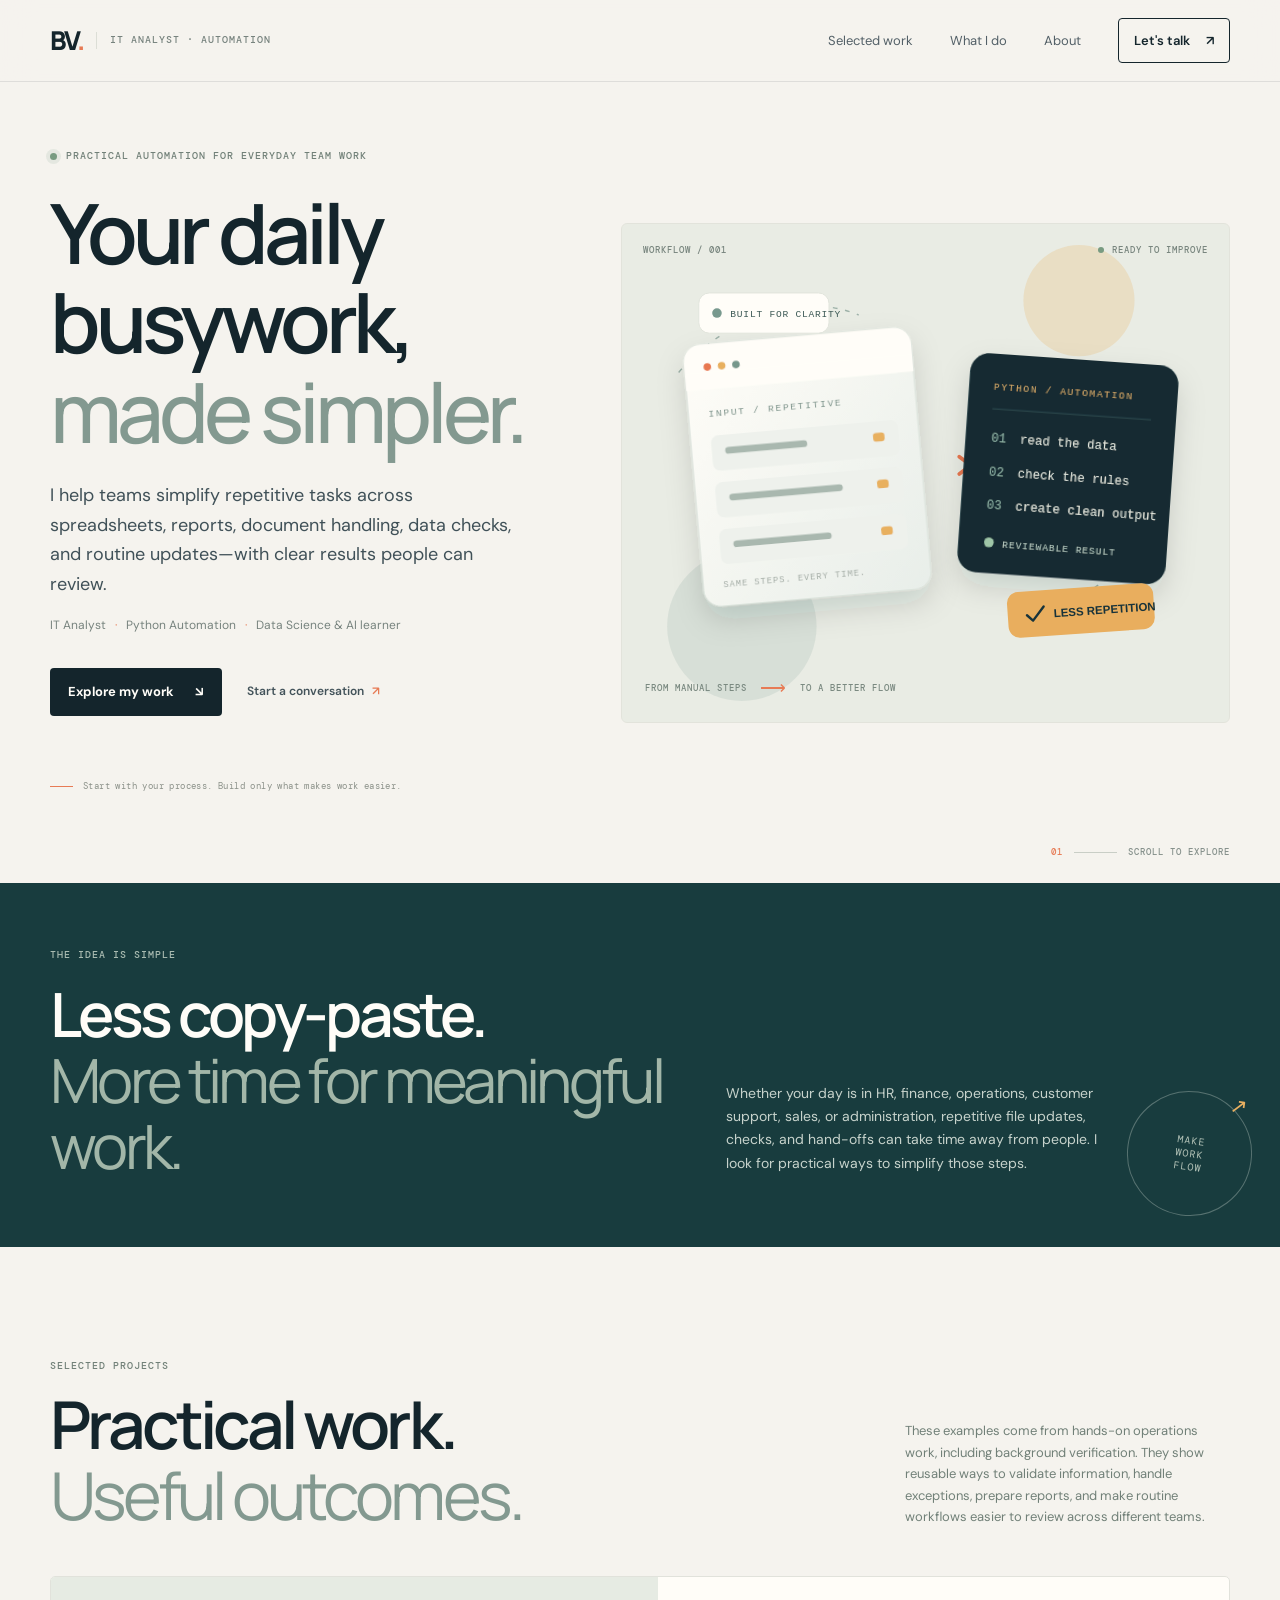
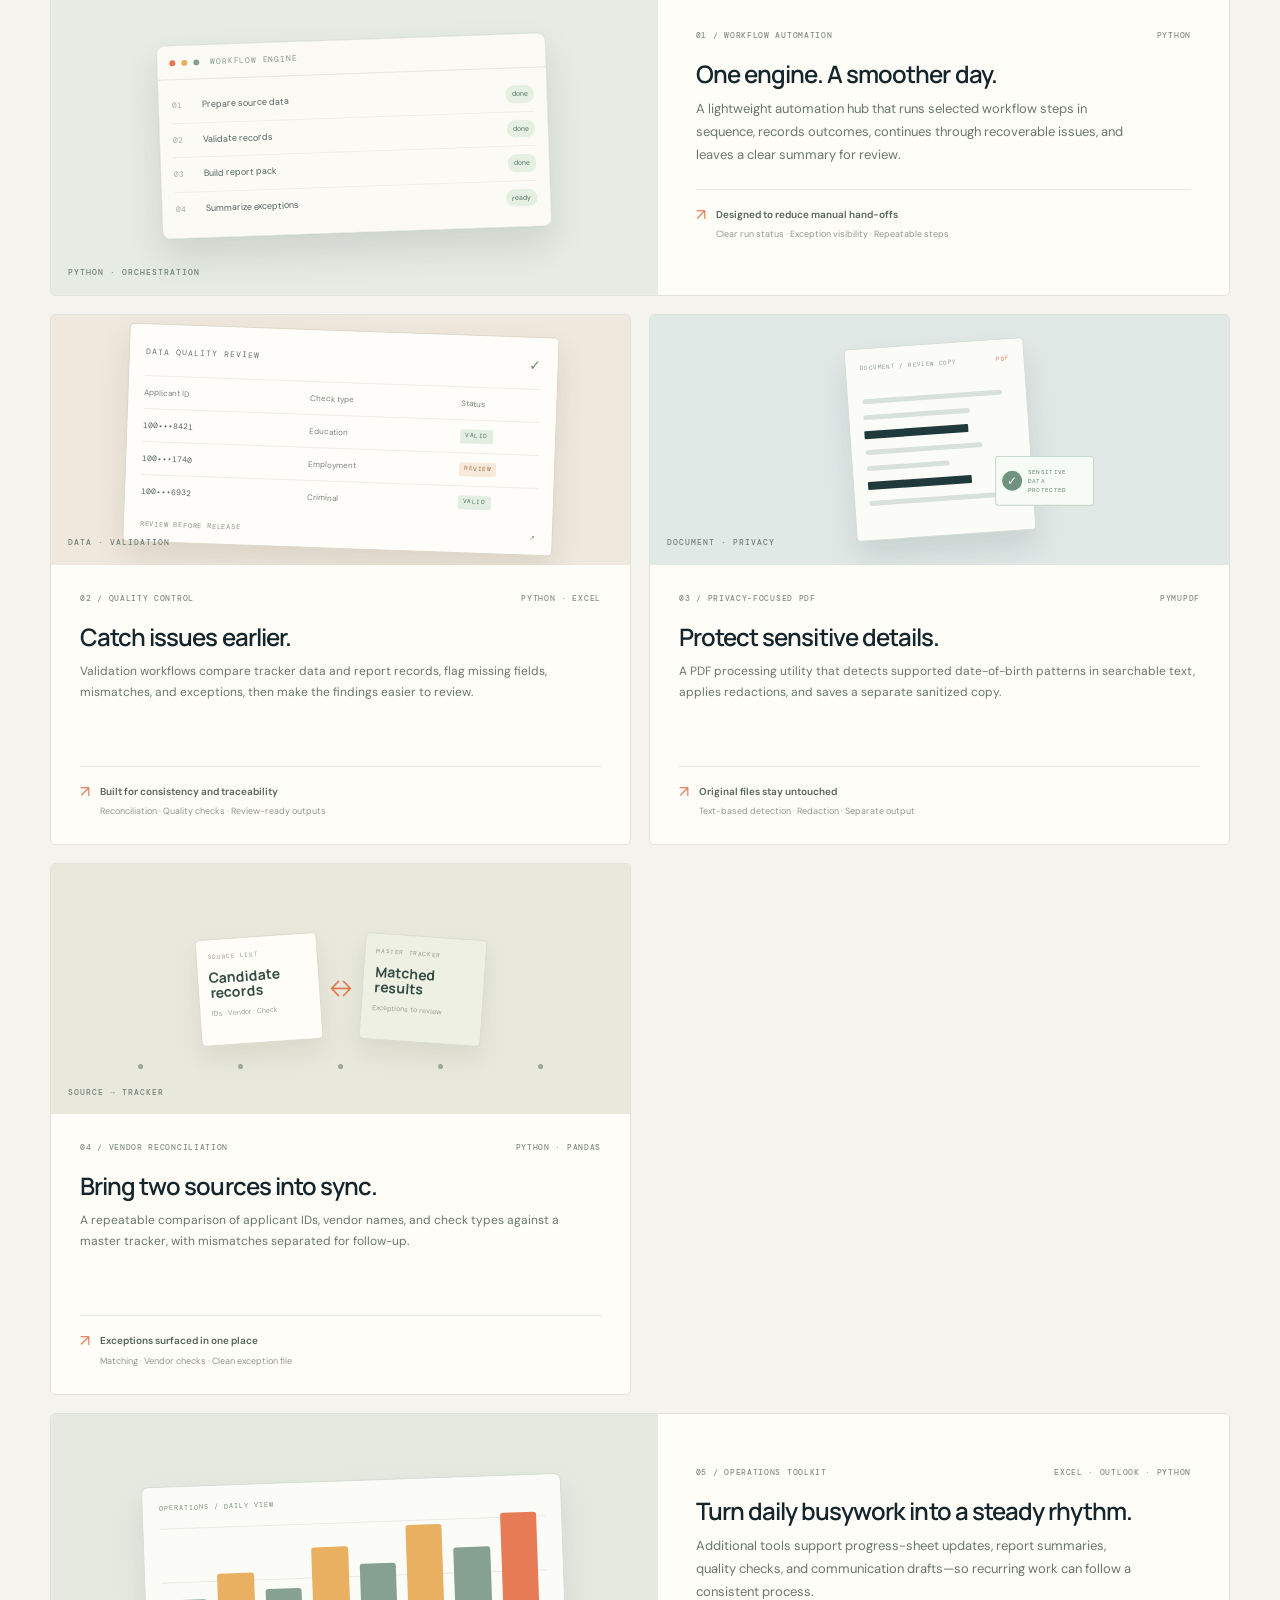
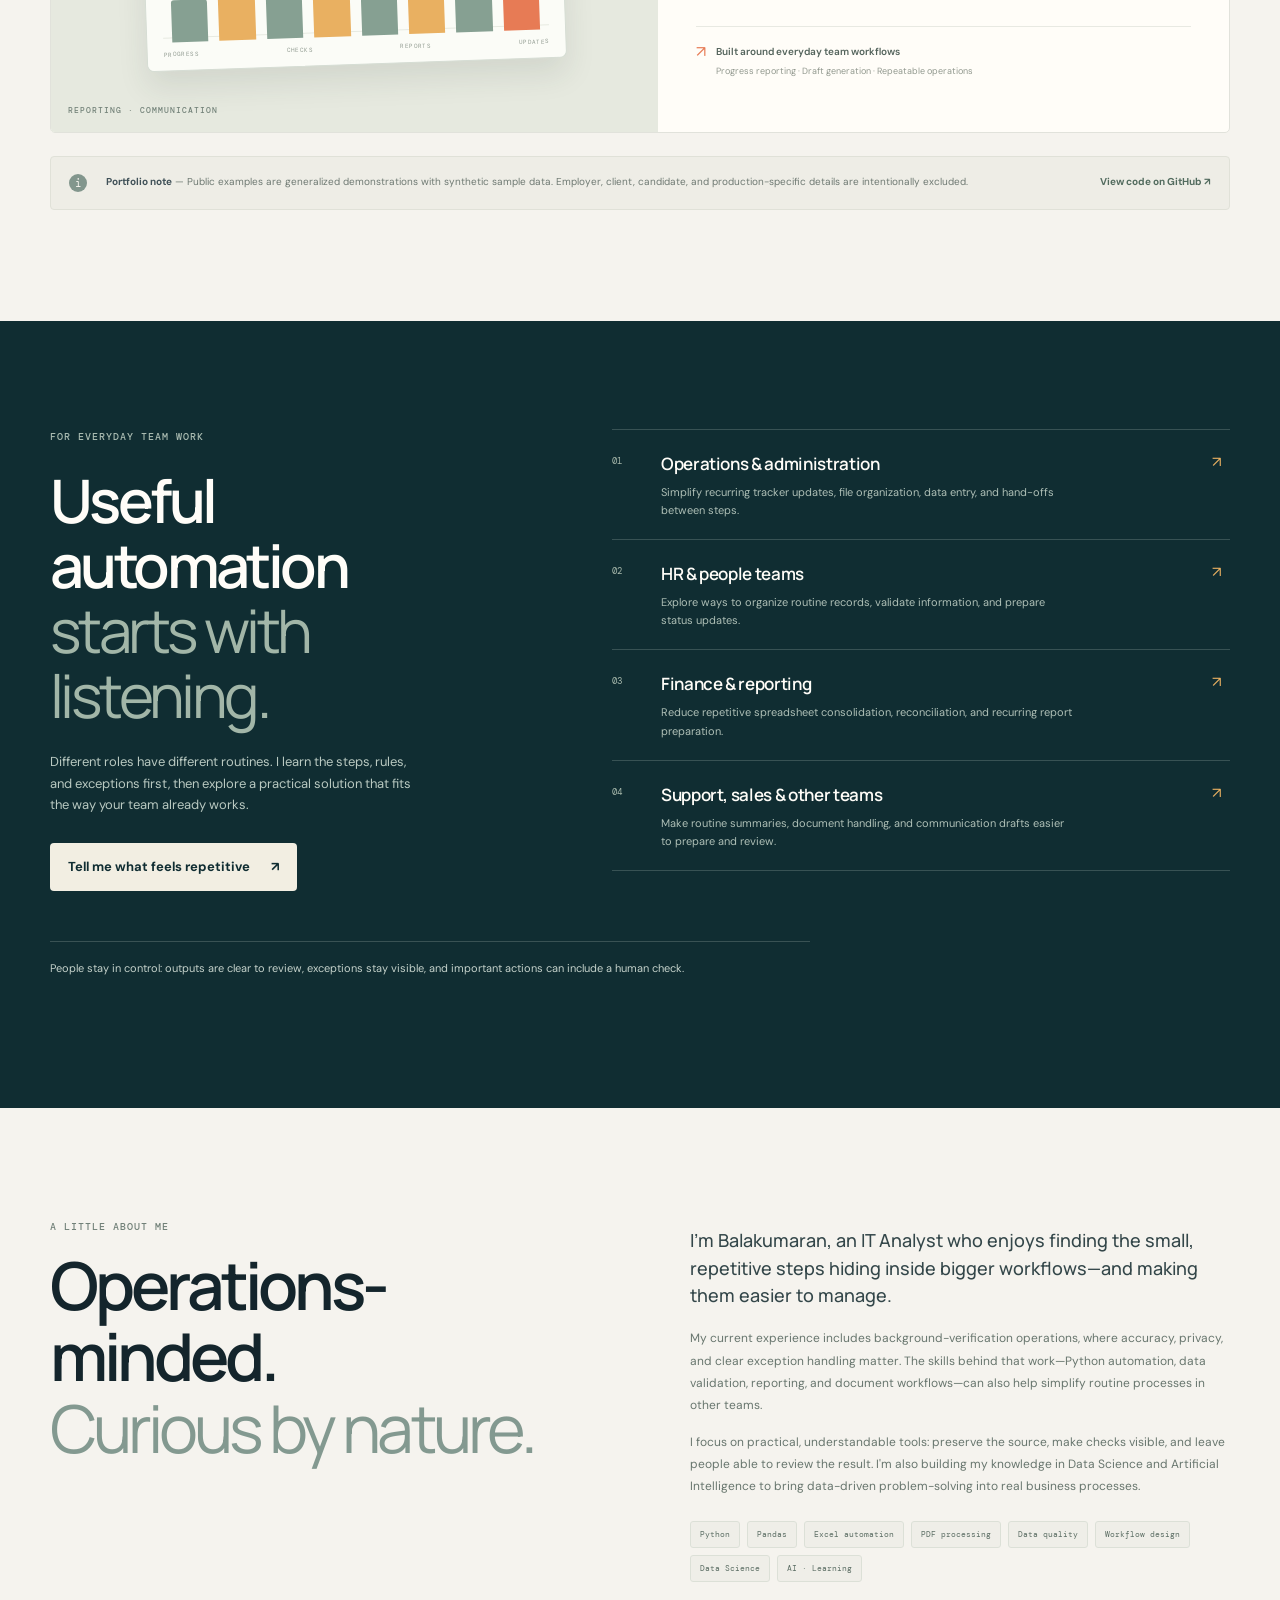
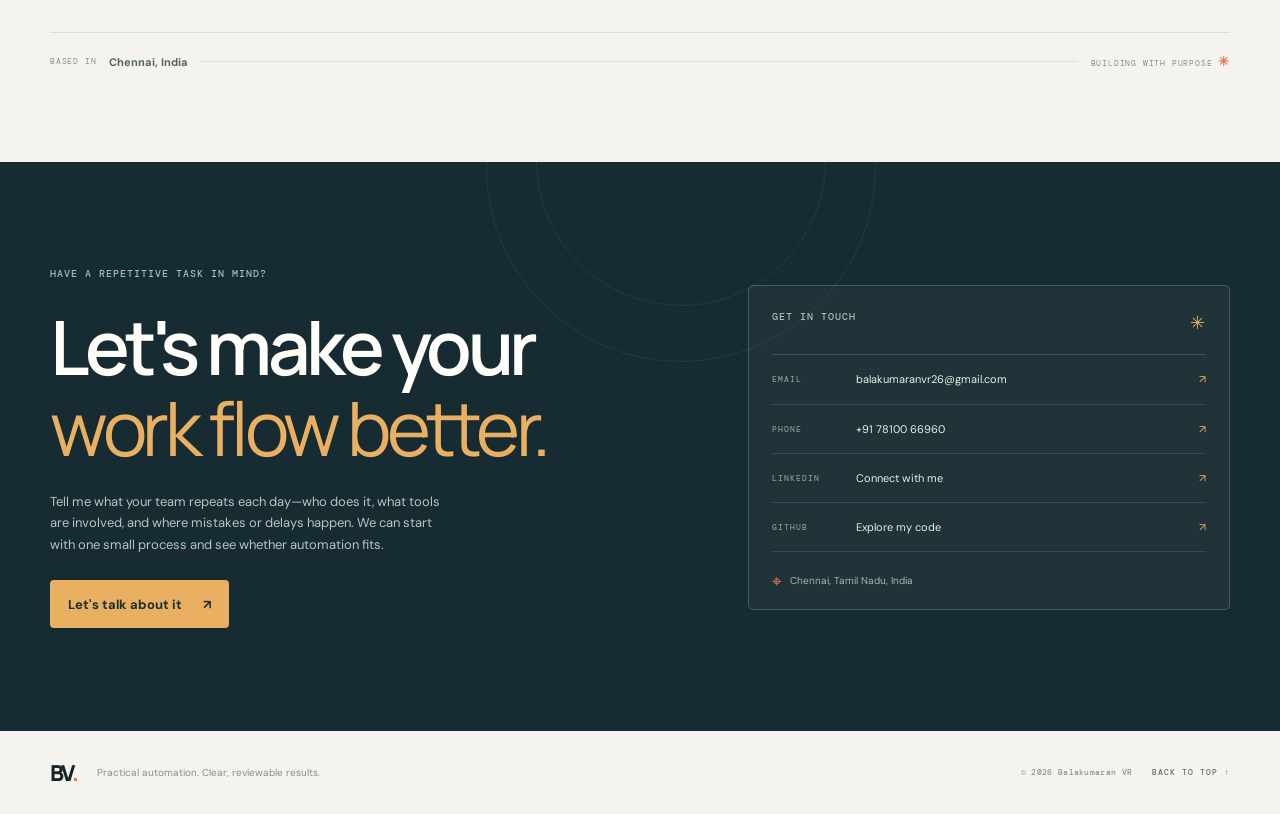
<file: website/index.html>
<!doctype html>
<html lang="en">
<head>
  <meta charset="utf-8">
  <meta name="viewport" content="width=device-width, initial-scale=1">
  <meta name="theme-color" content="#f5f3ee">
  <meta name="description" content="Balakumaran VR helps teams simplify repetitive daily work with practical Python automation, data validation, reporting, and document workflows.">
  <meta property="og:title" content="Balakumaran VR — Practical Automation, Made Simple">
  <meta property="og:description" content="Practical automation for repetitive work across teams—from spreadsheets and reports to document handling and routine updates.">
  <meta property="og:type" content="website">
  <title>Balakumaran VR | Automation that makes work simpler</title>
  <link rel="preconnect" href="https://fonts.googleapis.com">
  <link rel="preconnect" href="https://fonts.gstatic.com" crossorigin>
  <link href="https://fonts.googleapis.com/css2?family=DM+Mono:wght@400;500&family=DM+Sans:wght@400;500;600;700&family=Manrope:wght@400;500;600;700;800&display=swap" rel="stylesheet">
  <link rel="stylesheet" href="styles.css">
</head>
<body>
  <a class="skip-link" href="#main">Skip to content</a>
  <header class="site-header">
    <a class="brand" href="#top" aria-label="Balakumaran VR home"><span class="brand-mark">BV<span>.</span></span><span class="brand-caption">IT ANALYST · AUTOMATION</span></a>
    <button class="menu-toggle" aria-label="Open navigation" aria-expanded="false" aria-controls="site-nav"><span></span><span></span></button>
    <nav id="site-nav" class="site-nav" aria-label="Main navigation">
      <a href="#work">Selected work</a>
      <a href="#approach">What I do</a>
      <a href="#about">About</a>
      <a class="nav-cta" href="#contact">Let's talk <span aria-hidden="true">↗</span></a>
    </nav>
  </header>

  <main id="main">
    <section class="hero section-wrap" id="top">
      <div class="hero-copy">
        <div class="eyebrow"><span class="status-dot"></span> PRACTICAL AUTOMATION FOR EVERYDAY TEAM WORK</div>
        <h1>Your daily busywork,<br><span class="headline-accent">made simpler.</span></h1>
        <p class="hero-subtitle">I help teams simplify repetitive tasks across spreadsheets, reports, document handling, data checks, and routine updates—with clear results people can review.</p>
        <p class="hero-role">IT Analyst <span>·</span> Python Automation <span>·</span> Data Science &amp; AI learner</p>
        <div class="hero-actions">
          <a class="button button-dark" href="#work">Explore my work <span aria-hidden="true">↘</span></a>
          <a class="text-link" href="mailto:balakumaranvr26@gmail.com">Start a conversation <span aria-hidden="true">↗</span></a>
        </div>
        <div class="hero-footnote"><span class="tiny-line"></span> Start with your process. Build only what makes work easier.</div>
      </div>

      <div class="hero-art" role="img" aria-label="Illustration of information moving through a Python automation workflow into a clear, checked result">
        <div class="art-topline"><span>WORKFLOW / 001</span><span class="art-live"><i></i> READY TO IMPROVE</span></div>
        <svg class="workflow-svg" viewBox="0 0 620 520" xmlns="http://www.w3.org/2000/svg" aria-hidden="true">
          <defs>
            <linearGradient id="panel" x1="0" y1="0" x2="1" y2="1"><stop stop-color="#fffdf8"/><stop offset="1" stop-color="#e8eee9"/></linearGradient>
            <linearGradient id="flow" x1="0" y1="0" x2="1" y2="0"><stop stop-color="#f4a261"/><stop offset="1" stop-color="#e87850"/></linearGradient>
            <filter id="shadow" x="-30%" y="-30%" width="160%" height="180%"><feDropShadow dx="0" dy="14" stdDeviation="15" flood-color="#10212c" flood-opacity=".14"/></filter>
          </defs>
          <circle cx="470" cy="80" r="58" fill="#e8b05e" opacity=".24"/>
          <circle cx="118" cy="420" r="78" fill="#72968d" opacity=".15"/>
          <path d="M52 155C108 91 186 72 240 95M413 405c50-4 88-29 123-72" fill="none" stroke="#9eb2a9" stroke-width="1.5" stroke-dasharray="5 8"/>
          <g filter="url(#shadow)" transform="rotate(-5 205 248)">
            <rect x="67" y="115" width="238" height="274" rx="18" fill="url(#panel)" stroke="#dce4dd"/>
            <rect x="67" y="115" width="238" height="47" rx="18" fill="#fffdf8"/>
            <path d="M67 145v17h238v-17" fill="#fffdf8"/>
            <circle cx="91" cy="139" r="4" fill="#e87850"/><circle cx="106" cy="139" r="4" fill="#e8b05e"/><circle cx="121" cy="139" r="4" fill="#76978b"/>
            <text x="88" y="191" fill="#789087" font-size="10" font-family="monospace" letter-spacing="1.8">INPUT / REPETITIVE</text>
            <rect x="88" y="211" width="196" height="37" rx="8" fill="#eef1ec"/>
            <rect x="102" y="224" width="86" height="7" rx="3.5" fill="#a9b8af"/><rect x="257" y="223" width="12" height="9" rx="3" fill="#e8b05e"/>
            <rect x="88" y="260" width="196" height="37" rx="8" fill="#eef1ec"/>
            <rect x="102" y="273" width="119" height="7" rx="3.5" fill="#a9b8af"/><rect x="257" y="272" width="12" height="9" rx="3" fill="#e8b05e"/>
            <rect x="88" y="309" width="196" height="37" rx="8" fill="#eef1ec"/>
            <rect x="102" y="322" width="103" height="7" rx="3.5" fill="#a9b8af"/><rect x="257" y="321" width="12" height="9" rx="3" fill="#e8b05e"/>
            <text x="88" y="370" fill="#a1aaa3" font-size="9" font-family="monospace" letter-spacing="1.1">SAME STEPS. EVERY TIME.</text>
          </g>
          <path d="M291 252h66" stroke="url(#flow)" stroke-width="4" stroke-linecap="round"/><path d="m345 243 12 9-12 9" fill="none" stroke="#e87850" stroke-width="4" stroke-linecap="round" stroke-linejoin="round"/>
          <g filter="url(#shadow)" transform="rotate(4 444 248)">
            <rect x="350" y="140" width="218" height="229" rx="20" fill="#142b33"/>
            <text x="376" y="177" fill="#d5aa69" font-size="10" font-family="monospace" letter-spacing="1.7">PYTHON / AUTOMATION</text>
            <rect x="376" y="197" width="166" height="1" fill="#3d5559"/>
            <text x="377" y="232" fill="#8eb2a5" font-size="13" font-family="monospace">01</text><text x="407" y="232" fill="#e8ece3" font-size="13" font-family="monospace">read the data</text>
            <text x="377" y="267" fill="#8eb2a5" font-size="13" font-family="monospace">02</text><text x="407" y="267" fill="#e8ece3" font-size="13" font-family="monospace">check the rules</text>
            <text x="377" y="302" fill="#8eb2a5" font-size="13" font-family="monospace">03</text><text x="407" y="302" fill="#e8ece3" font-size="13" font-family="monospace">create clean output</text>
            <circle cx="382" cy="337" r="5" fill="#9fc6a8"/><text x="396" y="341" fill="#bdd1c6" font-size="10" font-family="monospace" letter-spacing="1">REVIEWABLE RESULT</text>
          </g>
          <g transform="translate(394 385) rotate(-4)"><rect width="153" height="48" rx="12" fill="#e9ae5e"/><path d="M20 25l6 6 12-14" fill="none" stroke="#18333a" stroke-width="2.5" stroke-linecap="round" stroke-linejoin="round"/><text x="48" y="29" fill="#18333a" font-size="12" font-weight="700" font-family="sans-serif">LESS REPETITION</text></g>
          <g transform="translate(73 72)"><rect width="136" height="42" rx="11" fill="#fffdf8" stroke="#e1e4dc"/><circle cx="19" cy="21" r="5" fill="#78998e"/><text x="33" y="25" fill="#3d5955" font-size="10" font-family="monospace" letter-spacing=".8">BUILT FOR CLARITY</text></g>
        </svg>
        <div class="art-caption"><span>FROM MANUAL STEPS</span><span class="caption-arrow">⟶</span><span>TO A BETTER FLOW</span></div>
      </div>
      <div class="hero-index"><span>01</span><span class="index-rule"></span><span>SCROLL TO EXPLORE</span></div>
    </section>

    <section class="intro-band">
      <div class="section-wrap intro-inner">
        <p class="eyebrow light-eyebrow">THE IDEA IS SIMPLE</p>
        <h2>Less copy-paste.<br><span>More time for meaningful work.</span></h2>
        <p>Whether your day is in HR, finance, operations, customer support, sales, or administration, repetitive file updates, checks, and hand-offs can take time away from people. I look for practical ways to simplify those steps.</p>
        <div class="band-stamp" aria-hidden="true">MAKE<br>WORK<br>FLOW<span>↗</span></div>
      </div>
    </section>

    <section class="work-section section-wrap" id="work">
      <div class="section-heading">
        <div><p class="eyebrow">SELECTED PROJECTS</p><h2>Practical work.<br><span>Useful outcomes.</span></h2></div>
        <p class="section-side-copy">These examples come from hands-on operations work, including background verification. They show reusable ways to validate information, handle exceptions, prepare reports, and make routine workflows easier to review across different teams.</p>
      </div>
      <div class="project-grid">
        <article class="project-card project-featured">
          <div class="project-art art-orchestrator"><div class="mini-window"><div class="mini-chrome"><i></i><i></i><i></i><span>WORKFLOW ENGINE</span></div><div class="flow-list"><span><b>01</b> Prepare source data <em>done</em></span><span><b>02</b> Validate records <em>done</em></span><span><b>03</b> Build report pack <em>done</em></span><span><b>04</b> Summarize exceptions <em>ready</em></span></div></div><span class="art-tag">PYTHON · ORCHESTRATION</span></div>
          <div class="project-content"><div class="project-meta"><span>01 / WORKFLOW AUTOMATION</span><span>PYTHON</span></div><h3>One engine. A smoother day.</h3><p>A lightweight automation hub that runs selected workflow steps in sequence, records outcomes, continues through recoverable issues, and leaves a clear summary for review.</p><div class="project-result"><span class="result-mark">↗</span><span><strong>Designed to reduce manual hand-offs</strong><small>Clear run status · Exception visibility · Repeatable steps</small></span></div></div>
        </article>

        <article class="project-card">
          <div class="project-art art-quality"><div class="quality-sheet"><div class="sheet-title"><span>DATA QUALITY REVIEW</span><span class="sheet-date">✓</span></div><div class="sheet-row"><span>Applicant ID</span><span>Check type</span><span>Status</span></div><div class="sheet-row"><b>100•••8421</b><span>Education</span><i class="ok-pill">VALID</i></div><div class="sheet-row"><b>100•••1740</b><span>Employment</span><i class="warn-pill">REVIEW</i></div><div class="sheet-row"><b>100•••6932</b><span>Criminal</span><i class="ok-pill">VALID</i></div><div class="sheet-footer"><span>REVIEW BEFORE RELEASE</span><span>↗</span></div></div><span class="art-tag">DATA · VALIDATION</span></div>
          <div class="project-content"><div class="project-meta"><span>02 / QUALITY CONTROL</span><span>PYTHON · EXCEL</span></div><h3>Catch issues earlier.</h3><p>Validation workflows compare tracker data and report records, flag missing fields, mismatches, and exceptions, then make the findings easier to review.</p><div class="project-result"><span class="result-mark">↗</span><span><strong>Built for consistency and traceability</strong><small>Reconciliation · Quality checks · Review-ready outputs</small></span></div></div>
        </article>

        <article class="project-card">
          <div class="project-art art-privacy"><div class="doc-card"><div class="doc-top"><span>DOCUMENT / REVIEW COPY</span><span>PDF</span></div><div class="doc-lines"><i></i><i></i><i class="redacted"></i><i></i><i class="short"></i><i class="redacted"></i><i></i></div><div class="doc-seal"><span>✓</span> SENSITIVE DATA<br>PROTECTED</div></div><span class="art-tag">DOCUMENT · PRIVACY</span></div>
          <div class="project-content"><div class="project-meta"><span>03 / PRIVACY-FOCUSED PDF</span><span>PYMUPDF</span></div><h3>Protect sensitive details.</h3><p>A PDF processing utility that detects supported date-of-birth patterns in searchable text, applies redactions, and saves a separate sanitized copy.</p><div class="project-result"><span class="result-mark">↗</span><span><strong>Original files stay untouched</strong><small>Text-based detection · Redaction · Separate output</small></span></div></div>
        </article>

        <article class="project-card">
          <div class="project-art art-reconcile"><div class="reconcile-cards"><div class="reconcile-card"><small>SOURCE LIST</small><strong>Candidate<br>records</strong><span>IDs · Vendor · Check</span></div><div class="reconcile-join">↔</div><div class="reconcile-card reconcile-result"><small>MASTER TRACKER</small><strong>Matched<br>results</strong><span>Exceptions to review</span></div></div><div class="reconcile-path"><span></span><span></span><span></span><span></span><span></span></div><span class="art-tag">SOURCE → TRACKER</span></div>
          <div class="project-content"><div class="project-meta"><span>04 / VENDOR RECONCILIATION</span><span>PYTHON · PANDAS</span></div><h3>Bring two sources into sync.</h3><p>A repeatable comparison of applicant IDs, vendor names, and check types against a master tracker, with mismatches separated for follow-up.</p><div class="project-result"><span class="result-mark">↗</span><span><strong>Exceptions surfaced in one place</strong><small>Matching · Vendor checks · Clean exception file</small></span></div></div>
        </article>

        <article class="project-card project-wide">
          <div class="project-art art-ops"><div class="ops-chart"><div class="chart-label">OPERATIONS / DAILY VIEW</div><div class="chart-main"><div class="chart-bars"><i style="--h:35%"></i><i style="--h:56%"></i><i style="--h:42%"></i><i style="--h:76%"></i><i style="--h:61%"></i><i style="--h:92%"></i><i style="--h:72%"></i><i style="--h:100%"></i></div><div class="chart-lines"><i></i><i></i><i></i></div></div><div class="chart-bottom"><span>PROGRESS</span><span>CHECKS</span><span>REPORTS</span><span>UPDATES</span></div></div><span class="art-tag">REPORTING · COMMUNICATION</span></div>
          <div class="project-content"><div class="project-meta"><span>05 / OPERATIONS TOOLKIT</span><span>EXCEL · OUTLOOK · PYTHON</span></div><h3>Turn daily busywork into a steady rhythm.</h3><p>Additional tools support progress-sheet updates, report summaries, quality checks, and communication drafts—so recurring work can follow a consistent process.</p><div class="project-result"><span class="result-mark">↗</span><span><strong>Built around everyday team workflows</strong><small>Progress reporting · Draft generation · Repeatable operations</small></span></div></div>
        </article>
      </div>
      <div class="portfolio-note"><span class="note-icon">i</span><p><strong>Portfolio note</strong> — Public examples are generalized demonstrations with synthetic sample data. Employer, client, candidate, and production-specific details are intentionally excluded.</p><a href="https://github.com/Balakumaran-VR-2606/python-automation-portfolio" target="_blank" rel="noreferrer">View code on GitHub ↗</a></div>
    </section>

    <section class="approach-section" id="approach">
      <div class="section-wrap approach-inner">
        <div class="approach-heading"><p class="eyebrow light-eyebrow">FOR EVERYDAY TEAM WORK</p><h2>Useful automation<br><span>starts with listening.</span></h2><p>Different roles have different routines. I learn the steps, rules, and exceptions first, then explore a practical solution that fits the way your team already works.</p><a class="button button-light" href="#contact">Tell me what feels repetitive <span>↗</span></a></div>
        <div class="capability-list">
          <article><span class="cap-number">01</span><div><h3>Operations &amp; administration</h3><p>Simplify recurring tracker updates, file organization, data entry, and hand-offs between steps.</p></div><span class="cap-symbol">↗</span></article>
          <article><span class="cap-number">02</span><div><h3>HR &amp; people teams</h3><p>Explore ways to organize routine records, validate information, and prepare status updates.</p></div><span class="cap-symbol">↗</span></article>
          <article><span class="cap-number">03</span><div><h3>Finance &amp; reporting</h3><p>Reduce repetitive spreadsheet consolidation, reconciliation, and recurring report preparation.</p></div><span class="cap-symbol">↗</span></article>
          <article><span class="cap-number">04</span><div><h3>Support, sales &amp; other teams</h3><p>Make routine summaries, document handling, and communication drafts easier to prepare and review.</p></div><span class="cap-symbol">↗</span></article>
        </div>
        <p class="approach-trust">People stay in control: outputs are clear to review, exceptions stay visible, and important actions can include a human check.</p>
      </div>
    </section>

    <section class="about-section section-wrap" id="about">
      <div class="about-title"><p class="eyebrow">A LITTLE ABOUT ME</p><h2>Operations-minded.<br><span>Curious by nature.</span></h2></div>
      <div class="about-copy"><p class="about-lead">I'm Balakumaran, an IT Analyst who enjoys finding the small, repetitive steps hiding inside bigger workflows—and making them easier to manage.</p><p>My current experience includes background-verification operations, where accuracy, privacy, and clear exception handling matter. The skills behind that work—Python automation, data validation, reporting, and document workflows—can also help simplify routine processes in other teams.</p><p>I focus on practical, understandable tools: preserve the source, make checks visible, and leave people able to review the result. I'm also building my knowledge in Data Science and Artificial Intelligence to bring data-driven problem-solving into real business processes.</p><div class="skill-chips"><span>Python</span><span>Pandas</span><span>Excel automation</span><span>PDF processing</span><span>Data quality</span><span>Workflow design</span><span>Data Science</span><span>AI · Learning</span></div></div>
      <div class="about-signature"><span>BASED IN</span><strong>Chennai, India</strong><span class="signature-line"></span><span>BUILDING WITH PURPOSE <b>✳</b></span></div>
    </section>

    <section class="contact-section" id="contact">
      <div class="section-wrap contact-inner">
        <div class="contact-copy"><p class="eyebrow light-eyebrow">HAVE A REPETITIVE TASK IN MIND?</p><h2>Let's make your<br><span>work flow better.</span></h2><p>Tell me what your team repeats each day—who does it, what tools are involved, and where mistakes or delays happen. We can start with one small process and see whether automation fits.</p><a class="button button-orange" href="mailto:balakumaranvr26@gmail.com?subject=Let's%20simplify%20a%20workflow">Let's talk about it <span>↗</span></a></div>
        <div class="contact-card"><div class="contact-card-top"><span>GET IN TOUCH</span><span class="contact-star">✳</span></div><a href="mailto:balakumaranvr26@gmail.com"><span class="contact-label">EMAIL</span><span>balakumaranvr26@gmail.com <b>↗</b></span></a><a href="tel:+917810066960"><span class="contact-label">PHONE</span><span>+91 78100 66960 <b>↗</b></span></a><a href="https://www.linkedin.com/in/balakumaran-vr-367a93279" target="_blank" rel="noreferrer"><span class="contact-label">LINKEDIN</span><span>Connect with me <b>↗</b></span></a><a href="https://github.com/Balakumaran-VR-2606" target="_blank" rel="noreferrer"><span class="contact-label">GITHUB</span><span>Explore my code <b>↗</b></span></a><div class="contact-location"><span class="location-pin">⌖</span> Chennai, Tamil Nadu, India</div></div>
      </div>
      <div class="contact-orbit orbit-one"></div><div class="contact-orbit orbit-two"></div>
    </section>
  </main>

  <footer class="site-footer section-wrap"><a class="brand footer-brand" href="#top"><span class="brand-mark">BV<span>.</span></span></a><p>Practical automation. Clear, reviewable results.</p><span>© <span id="year">2026</span> Balakumaran VR</span><a class="back-top" href="#top">BACK TO TOP ↑</a></footer>
  <script src="script.js"></script>
</body>
</html>
</file>
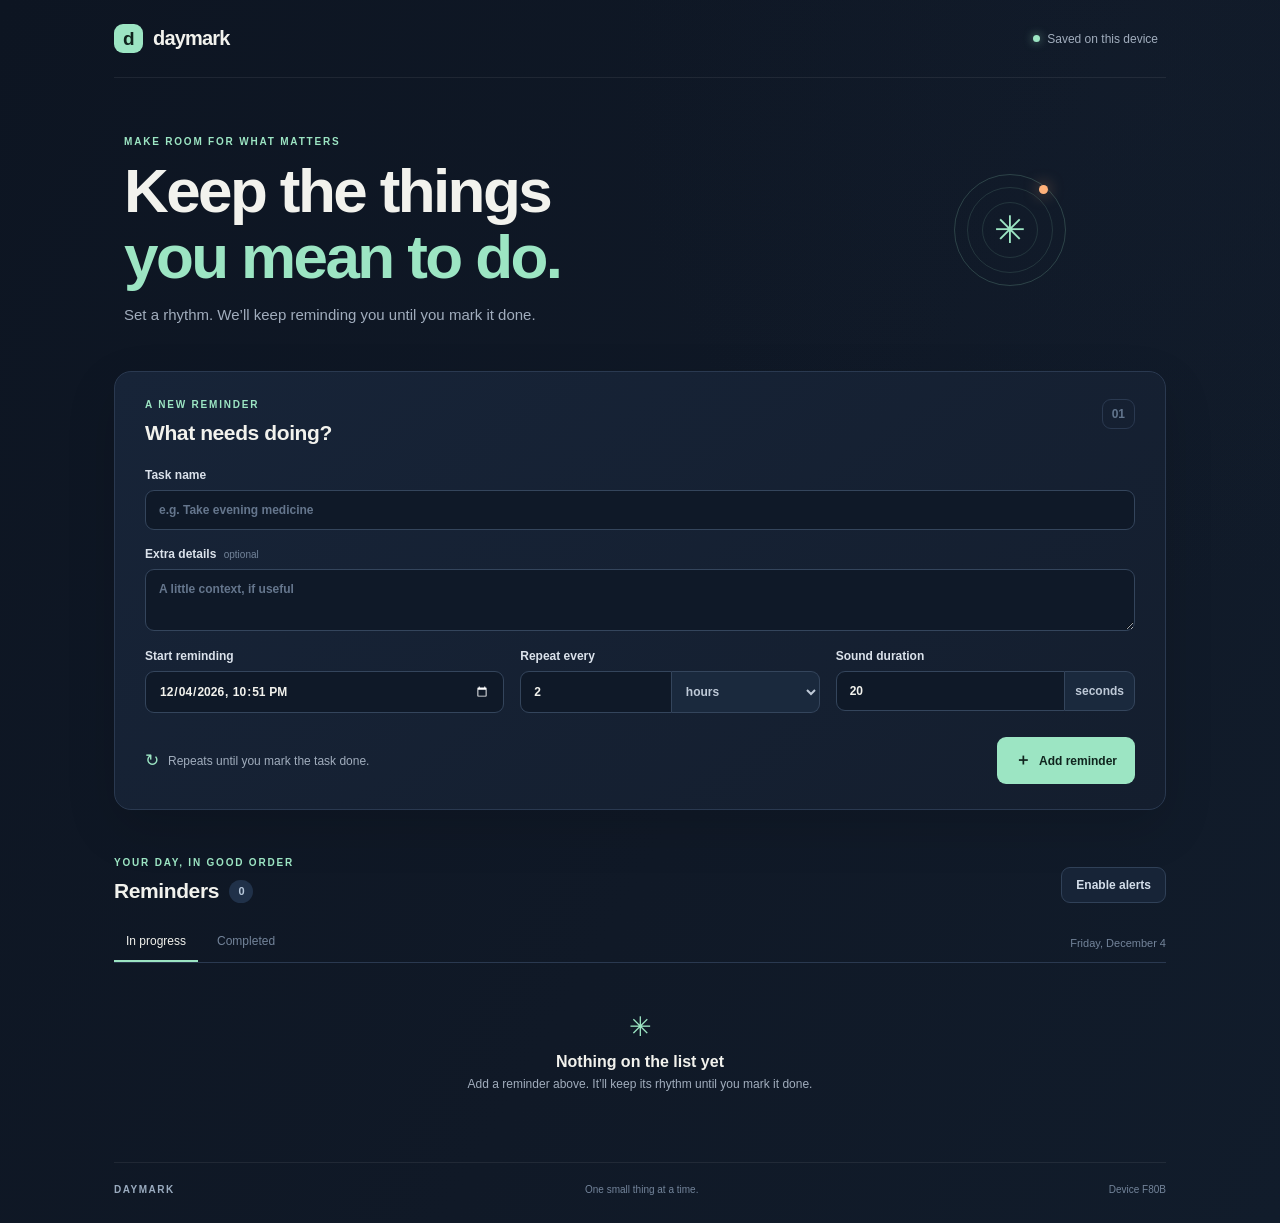
<file: website/daymark/index.html>
<!doctype html>
<html lang="en">
<head>
  <meta charset="utf-8">
  <meta name="viewport" content="width=device-width, initial-scale=1, viewport-fit=cover">
  <meta name="theme-color" content="#101a2a">
  <meta name="description" content="A calm, persistent task reminder app for your phone and laptop.">
  <title>Daymark — reminders that stay with you</title>
  <link rel="manifest" href="manifest.webmanifest">
  <link rel="icon" href="icon.svg" type="image/svg+xml">
  <link rel="stylesheet" href="styles.css">
</head>
<body>
  <div class="app-shell">
    <header class="topbar">
      <a class="brand" href="#" aria-label="Daymark home"><span class="brand-mark">d</span><span>daymark</span></a>
      <div class="top-actions">
        <span class="sync-state online"><i></i> Saved on this device</span>
      </div>
    </header>

    <main>
      <section class="hero">
        <div>
          <p class="eyebrow">MAKE ROOM FOR WHAT MATTERS</p>
          <h1>Keep the things<br><em>you mean to do.</em></h1>
          <p class="hero-copy">Set a rhythm. We’ll keep reminding you until you mark it done.</p>
        </div>
        <div class="hero-orbit" aria-hidden="true"><span class="orbit-dot"></span><span class="orbit-core">✳</span></div>
      </section>

      <section class="composer card">
        <div class="section-heading"><div><p class="eyebrow">A NEW REMINDER</p><h2>What needs doing?</h2></div><span class="step-badge">01</span></div>
        <form id="task-form">
          <label class="field wide"><span>Task name</span><input id="task-title" maxlength="100" placeholder="e.g. Take evening medicine" required></label>
          <label class="field wide"><span>Extra details <small>optional</small></span><textarea id="task-notes" rows="2" maxlength="300" placeholder="A little context, if useful"></textarea></label>
          <div class="form-grid">
            <label class="field"><span>Start reminding</span><input id="task-start" type="datetime-local" required></label>
            <div class="field"><span>Repeat every</span><div class="inline-control"><input id="repeat-value" type="number" min="1" max="999" value="2" required><select id="repeat-unit" aria-label="Repeat interval"><option value="minutes">minutes</option><option value="hours" selected>hours</option><option value="days">days</option></select></div></div>
            <div class="field"><span>Sound duration</span><div class="inline-control"><input id="sound-value" type="number" min="1" max="600" value="20" required><span class="unit-label">seconds</span></div></div>
          </div>
          <div class="form-bottom"><p class="helper"><span class="helper-icon">↻</span> Repeats until you mark the task done.</p><button class="button button-primary" type="submit"><span>＋</span> Add reminder</button></div>
        </form>
      </section>

      <section class="list-section">
        <div class="list-heading"><div><p class="eyebrow">YOUR DAY, IN GOOD ORDER</p><h2>Reminders <span id="task-count" class="count-pill">0</span></h2></div><div class="list-tools"><button id="enable-notifications" class="button button-quiet">Enable alerts</button><button id="install-app" class="button button-quiet hidden">Install app</button></div></div>
        <div class="filter-row"><button class="filter active" data-filter="active">In progress</button><button class="filter" data-filter="completed">Completed</button><span class="list-date" id="today-label"></span></div>
        <div id="task-list" class="task-list"></div>
        <div id="empty-state" class="empty-state"><span class="empty-spark">✳</span><h3>Nothing on the list yet</h3><p>Add a reminder above. It’ll keep its rhythm until you mark it done.</p></div>
      </section>
      <footer><span>DAYMARK</span><span>One small thing at a time.</span><span id="device-label">This device</span></footer>
    </main>
  </div>
  <div id="toast" class="toast" role="status" aria-live="polite"></div>
  <dialog id="confirm-dialog" class="confirm-dialog"><form method="dialog"><p class="eyebrow">MARK COMPLETE?</p><h2 id="confirm-title">Task complete</h2><p>We’ll stop its reminders on this device.</p><div class="dialog-actions"><button class="button button-quiet" value="cancel">Keep going</button><button class="button button-primary" id="confirm-done" value="confirm">Mark done</button></div></form></dialog>
  <script src="app.js"></script>
</body>
</html>
</file>
<file: website/styles.css>
:root {
  --paper: #f5f3ee;
  --paper-deep: #ece9e1;
  --ink: #14252c;
  --ink-soft: #405158;
  --muted: #77837e;
  --line: #dcded6;
  --forest: #183c3e;
  --forest-deep: #102d32;
  --orange: #e77b55;
  --gold: #e9b061;
  --sage: #a4b8a9;
  --white: #fffdf8;
  --mono: "DM Mono", "Courier New", monospace;
  --sans: "DM Sans", Arial, sans-serif;
  --display: "Manrope", var(--sans);
  --page-width: 1180px;
}

* { box-sizing: border-box; }
html { scroll-behavior: smooth; scroll-padding-top: 86px; }
body { margin: 0; color: var(--ink); background: var(--paper); font-family: var(--sans); font-size: 16px; line-height: 1.65; -webkit-font-smoothing: antialiased; }
a { color: inherit; }
button, a { -webkit-tap-highlight-color: transparent; }
::selection { color: var(--white); background: var(--forest); }
.section-wrap { width: min(var(--page-width), calc(100% - 72px)); margin-inline: auto; }
.skip-link { position: fixed; z-index: 99; top: 12px; left: 12px; padding: 9px 13px; transform: translateY(-150%); color: var(--white); background: var(--ink); }
.skip-link:focus { transform: none; }

.site-header { position: sticky; z-index: 20; top: 0; display: flex; min-height: 82px; align-items: center; justify-content: space-between; padding: 0 max(36px, calc((100vw - var(--page-width)) / 2)); border-bottom: 1px solid rgba(20, 37, 44, .1); background: rgba(245, 243, 238, .93); backdrop-filter: blur(16px); }
.brand { display: inline-flex; align-items: center; gap: 13px; text-decoration: none; }
.brand-mark { font-family: var(--display); font-size: 26px; font-weight: 800; letter-spacing: -2px; }
.brand-mark span { color: var(--orange); }
.brand-caption, .eyebrow, .project-meta, .art-topline, .art-caption, .art-tag, .hero-index, .contact-label, .contact-card-top, .site-footer > span, .back-top { font-family: var(--mono); font-size: 10px; font-weight: 500; letter-spacing: 1px; }
.brand-caption { padding-left: 13px; border-left: 1px solid var(--line); color: var(--muted); }
.site-nav { display: flex; align-items: center; gap: 37px; }
.site-nav > a { color: #536067; font-size: 13px; text-decoration: none; transition: color .2s ease; }
.site-nav > a:hover, .text-link:hover { color: var(--orange); }
.site-nav .nav-cta { display: inline-flex; align-items: center; gap: 16px; padding: 11px 15px; border: 1px solid var(--ink); border-radius: 4px; color: var(--ink); font-weight: 600; }
.site-nav .nav-cta:hover { color: var(--white); background: var(--ink); }
.menu-toggle { display: none; }

.hero { position: relative; display: grid; min-height: 675px; grid-template-columns: .94fr 1.06fr; align-items: center; gap: 30px; padding-top: 66px; padding-bottom: 86px; }
.hero-copy { position: relative; z-index: 1; padding-bottom: 4px; }
.eyebrow { display: flex; align-items: center; gap: 9px; margin: 0 0 23px; color: #718078; }
.status-dot, .art-live i { width: 7px; height: 7px; border-radius: 50%; background: #789b81; box-shadow: 0 0 0 4px rgba(120, 155, 129, .13); }
.hero h1, .section-heading h2, .intro-inner h2, .approach-heading h2, .about-title h2, .contact-copy h2 { margin: 0; font-family: var(--display); font-weight: 600; letter-spacing: -.06em; line-height: 1.08; }
.hero h1 { font-size: clamp(54px, 6.5vw, 84px); }
.headline-accent { color: #839990; font-weight: 500; }
.hero-subtitle { max-width: 470px; margin: 24px 0 16px; color: var(--ink-soft); font-size: 18px; line-height: 1.65; }
.hero-role { margin: 0; color: var(--muted); font-size: 12px; }
.hero-role span { padding: 0 6px; color: var(--orange); }
.hero-actions { display: flex; align-items: center; gap: 25px; margin-top: 32px; }
.button { display: inline-flex; min-height: 48px; align-items: center; justify-content: center; gap: 21px; padding: 0 18px; border-radius: 4px; font-size: 13px; font-weight: 700; text-decoration: none; transition: transform .2s ease, background .2s ease, color .2s ease; }
.button:hover { transform: translateY(-2px); }
.button-dark { color: var(--white); background: var(--ink); }
.button-dark:hover { background: var(--forest); }
.text-link { color: #43535a; font-size: 12px; font-weight: 600; text-decoration: none; }
.text-link span { padding-left: 5px; color: var(--orange); }
.hero-footnote { display: flex; align-items: center; gap: 10px; margin-top: 63px; color: #8b9189; font-family: var(--mono); font-size: 9px; letter-spacing: .4px; }
.tiny-line { width: 23px; height: 1px; background: var(--orange); }
.hero-art { position: relative; min-height: 500px; overflow: hidden; border: 1px solid #e2e3db; border-radius: 6px; background: #e9ece4; }
.art-topline { position: absolute; z-index: 2; top: 19px; right: 21px; left: 21px; display: flex; justify-content: space-between; color: #78857e; font-size: 9px; }
.art-live { display: inline-flex; align-items: center; gap: 8px; }
.art-live i { width: 6px; height: 6px; box-shadow: none; }
.workflow-svg { position: absolute; inset: 0; width: 100%; height: 100%; }
.art-caption { position: absolute; right: 23px; bottom: 18px; left: 23px; display: flex; align-items: center; gap: 13px; color: #7a8980; font-size: 9px; }
.caption-arrow { color: var(--orange); font-size: 18px; }
.hero-index { position: absolute; right: 0; bottom: 24px; display: flex; align-items: center; gap: 11px; color: #86918c; font-size: 9px; }
.hero-index > span:first-child { color: var(--orange); }
.index-rule { width: 43px; height: 1px; background: #c9cec6; }

.intro-band { position: relative; overflow: hidden; color: var(--white); background: var(--forest); }
.intro-inner { position: relative; display: grid; min-height: 355px; grid-template-columns: 1.1fr .9fr; align-content: center; column-gap: 60px; padding-top: 64px; padding-bottom: 68px; }
.light-eyebrow { color: #a9bbb1; }
.intro-inner .eyebrow { grid-column: 1 / -1; margin-bottom: 17px; }
.intro-inner h2 { grid-column: 1; font-size: clamp(41px, 5vw, 61px); }
.intro-inner h2 span, .section-heading h2 span, .approach-heading h2 span, .about-title h2 span { color: #a2b6a8; font-weight: 400; }
.intro-inner > p:last-of-type { max-width: 380px; align-self: end; margin: 0 34px 4px 0; color: #c7d3cc; font-size: 14px; }
.band-stamp { position: absolute; right: -22px; bottom: 31px; display: grid; width: 125px; height: 125px; align-content: center; justify-content: center; transform: rotate(8deg); border: 1px solid rgba(230, 237, 228, .3); border-radius: 50%; color: #b5c4b9; font-family: var(--mono); font-size: 10px; line-height: 1.3; letter-spacing: 1px; }
.band-stamp span { position: absolute; top: -5px; right: 9px; color: var(--gold); font-size: 21px; }

.work-section { padding-top: 111px; padding-bottom: 111px; }
.section-heading { display: flex; align-items: end; justify-content: space-between; gap: 30px; margin-bottom: 44px; }
.section-heading .eyebrow, .about-title .eyebrow { margin-bottom: 15px; }
.section-heading h2, .about-title h2 { font-size: clamp(43px, 5.5vw, 66px); }
.section-heading h2 span, .about-title h2 span { color: #839990; }
.section-side-copy { max-width: 325px; margin: 0 0 4px; color: #718078; font-size: 13px; }
.project-grid { display: grid; grid-template-columns: repeat(2, minmax(0, 1fr)); gap: 18px; }
.project-card { overflow: hidden; border: 1px solid #e1e2db; border-radius: 5px; background: var(--white); }
.project-featured { grid-column: 1 / -1; display: grid; grid-template-columns: 1.03fr .97fr; }
.project-wide { grid-column: 1 / -1; display: grid; grid-template-columns: 1.03fr .97fr; }
.project-art { position: relative; display: grid; min-height: 250px; overflow: hidden; place-items: center; }
.project-featured .project-art, .project-wide .project-art { min-height: 318px; }
.art-orchestrator { background: #e6ebe3; }
.art-quality { background: #f0e8dd; }
.art-privacy { background: #e1e9e7; }
.art-reconcile { background: #e9e8dc; }
.art-ops { background: #e6e9df; }
.art-tag { position: absolute; bottom: 15px; left: 17px; color: #738279; font-size: 8px; }
.mini-window { width: min(85%, 390px); overflow: hidden; transform: rotate(-2deg); border: 1px solid rgba(28, 58, 58, .12); border-radius: 8px; background: #fbfaf5; box-shadow: 0 18px 35px rgba(34, 53, 47, .12); }
.mini-chrome { display: flex; height: 34px; align-items: center; gap: 6px; padding: 0 12px; border-bottom: 1px solid #e5e6de; color: #86958c; font-family: var(--mono); font-size: 8px; letter-spacing: .8px; }
.mini-chrome i { width: 6px; height: 6px; border-radius: 50%; background: #e87850; }
.mini-chrome i:nth-child(2) { background: #e8b05e; }.mini-chrome i:nth-child(3) { background: #87a18e; }.mini-chrome span { margin-left: 5px; }
.flow-list { padding: 9px 13px 12px; }
.flow-list > span { display: grid; grid-template-columns: 30px 1fr auto; align-items: center; padding: 8px 0; border-bottom: 1px solid #eeeee8; color: #52635e; font-size: 9px; }
.flow-list > span:last-child { border: 0; }
.flow-list b { color: #a6b0a6; font-family: var(--mono); font-size: 8px; font-weight: 400; }
.flow-list em { padding: 3px 6px; border-radius: 8px; color: #53755d; background: #e5efe2; font-size: 7px; font-style: normal; }
.quality-sheet { width: 85%; max-width: 430px; padding: 16px 16px 11px; transform: rotate(2deg); border: 1px solid #ddd7ca; border-radius: 5px; background: #fffdf9; box-shadow: 0 15px 30px rgba(78, 64, 42, .12); }
.sheet-title, .sheet-row, .sheet-footer { display: grid; grid-template-columns: 1.1fr 1fr .55fr; align-items: center; gap: 8px; }
.sheet-title { display: flex; justify-content: space-between; padding-bottom: 12px; color: #62756c; font-family: var(--mono); font-size: 8px; letter-spacing: 1px; }
.sheet-date { color: #6e9277; font-size: 14px; }
.sheet-row { min-height: 33px; border-top: 1px solid #eeece6; color: #79857d; font-size: 8px; }
.sheet-row:first-of-type { color: #a3a59e; font-family: var(--mono); font-size: 7px; }
.sheet-row b { color: #57665f; font-family: var(--mono); font-size: 8px; font-weight: 400; }
.sheet-row i { justify-self: start; padding: 2px 5px; border-radius: 2px; font-family: var(--mono); font-size: 6px; font-style: normal; letter-spacing: .5px; }
.ok-pill { color: #52705b; background: #e3eee2; }.warn-pill { color: #a36841; background: #f8eadb; }
.sheet-footer { display: flex; justify-content: space-between; padding-top: 11px; color: #8b938a; font-family: var(--mono); font-size: 7px; letter-spacing: .8px; }
.doc-card { position: relative; width: 46%; max-width: 180px; min-height: 193px; padding: 15px 14px; transform: rotate(-4deg); border: 1px solid #d4ddd7; border-radius: 4px; background: #fbfcf7; box-shadow: 0 17px 30px rgba(32, 62, 55, .13); }
.doc-top { display: flex; justify-content: space-between; color: #8d9c94; font-family: var(--mono); font-size: 6px; letter-spacing: .4px; }
.doc-top span:last-child { color: var(--orange); }
.doc-lines { display: grid; gap: 11px; margin-top: 25px; }
.doc-lines i { display: block; width: 93%; height: 5px; border-radius: 3px; background: #d9e1dc; }
.doc-lines i:nth-child(2) { width: 71%; }.doc-lines i:nth-child(4) { width: 78%; }.doc-lines i.short { width: 55%; }
.doc-lines i.redacted { width: 69%; height: 8px; border-radius: 1px; background: #203a3b; }
.doc-seal { position: absolute; right: -62px; bottom: 22px; display: flex; width: 99px; height: 50px; align-items: center; gap: 6px; padding: 6px; transform: rotate(4deg); border: 1px solid #bfd1c4; border-radius: 3px; color: #658471; background: #f7fbf6; font-family: var(--mono); font-size: 6px; line-height: 1.5; letter-spacing: .3px; }
.doc-seal span { display: grid; width: 20px; height: 20px; place-items: center; border-radius: 50%; color: #fff; background: #71937d; font-size: 12px; }
.reconcile-cards { display: flex; align-items: center; gap: 10px; }
.reconcile-card { display: grid; width: 122px; min-height: 107px; align-content: start; gap: 7px; padding: 13px 11px; transform: rotate(-4deg); border: 1px solid #d8ddcf; border-radius: 5px; background: #fffdf7; box-shadow: 0 13px 25px rgba(52, 61, 41, .09); }
.reconcile-card small { color: #90988b; font-family: var(--mono); font-size: 6px; letter-spacing: .6px; }
.reconcile-card strong { color: #344c43; font-family: var(--display); font-size: 14px; line-height: 1.1; }
.reconcile-card > span { color: #9a9f92; font-size: 7px; }
.reconcile-join { color: #e27950; font-size: 22px; }
.reconcile-result { transform: rotate(4deg); background: #eef0e4; }
.reconcile-path { position: absolute; right: 15%; bottom: 45px; left: 15%; display: flex; justify-content: space-between; }
.reconcile-path span { width: 5px; height: 5px; border-radius: 50%; background: #98a892; }
.ops-chart { width: 79%; max-width: 420px; padding: 15px 16px 11px; transform: rotate(-2deg); border: 1px solid #d6ddd4; border-radius: 7px; background: #fbfcf7; box-shadow: 0 16px 30px rgba(38, 58, 50, .1); }
.chart-label { color: #7e8d81; font-family: var(--mono); font-size: 7px; letter-spacing: 1px; }
.chart-main { position: relative; height: 118px; margin-top: 10px; }
.chart-lines { position: absolute; inset: 4px 0; display: flex; flex-direction: column; justify-content: space-between; }
.chart-lines i { height: 1px; background: #e7eae1; }
.chart-bars { position: absolute; z-index: 1; inset: 0 9px; display: flex; align-items: end; justify-content: space-between; gap: 11px; }
.chart-bars i { flex: 1; height: var(--h); border-radius: 3px 3px 0 0; background: #86a092; }
.chart-bars i:nth-child(2n) { background: #e9b061; }.chart-bars i:last-child { background: #e77b55; }
.chart-bottom { display: flex; justify-content: space-between; margin-top: 8px; color: #919b91; font-family: var(--mono); font-size: 6px; letter-spacing: .4px; }
.project-content { padding: 27px 29px 25px; }
.project-featured .project-content, .project-wide .project-content { display: flex; flex-direction: column; justify-content: center; padding: 36px 38px; }
.project-meta { display: flex; justify-content: space-between; gap: 12px; color: #849088; font-size: 8px; letter-spacing: .7px; }
.project-content h3 { margin: 17px 0 9px; font-family: var(--display); font-size: 24px; font-weight: 600; letter-spacing: -.04em; line-height: 1.25; }
.project-content > p { min-height: 83px; margin: 0; color: #68766e; font-size: 12px; line-height: 1.75; }
.project-featured .project-content > p, .project-wide .project-content > p { min-height: 0; max-width: 445px; font-size: 13px; }
.project-result { display: flex; align-items: flex-start; gap: 10px; margin-top: 22px; padding-top: 17px; border-top: 1px solid #e8e9e2; }
.result-mark { color: var(--orange); font-size: 16px; line-height: 1; }
.project-result strong, .project-result small { display: block; }
.project-result strong { color: #53635b; font-size: 10px; font-weight: 600; }
.project-result small { margin-top: 4px; color: #92998f; font-size: 9px; }
.portfolio-note { display: grid; grid-template-columns: 27px 1fr auto; align-items: center; gap: 10px; margin-top: 23px; padding: 17px 18px; border: 1px solid #e0e1d8; border-radius: 4px; color: #6e7972; background: #eeede6; }
.note-icon { display: grid; width: 18px; height: 18px; place-items: center; border-radius: 50%; color: #f5f3ee; background: #82968d; font-family: var(--mono); font-size: 11px; }
.portfolio-note p { margin: 0; font-size: 10px; }
.portfolio-note p strong { color: var(--ink-soft); }
.portfolio-note a { color: #526b5e; font-size: 10px; font-weight: 700; text-decoration: none; }
.portfolio-note a:hover { color: var(--orange); }

.approach-section { overflow: hidden; color: var(--white); background: var(--forest-deep); }
.approach-inner { display: grid; grid-template-columns: .85fr 1.15fr; gap: 105px; padding-top: 108px; padding-bottom: 112px; }
.approach-heading h2 { font-size: clamp(43px, 5vw, 60px); }
.approach-heading > p:not(.eyebrow) { max-width: 365px; margin: 24px 0 27px; color: #b9c9c1; font-size: 13px; }
.button-light { color: var(--forest-deep); background: #f2eee2; }
.button-light:hover { background: var(--gold); }
.capability-list article { display: grid; grid-template-columns: 35px 1fr 18px; align-items: start; gap: 14px; padding: 20px 0; border-top: 1px solid rgba(217, 231, 221, .2); }
.capability-list article:last-child { border-bottom: 1px solid rgba(217, 231, 221, .2); }
.cap-number { padding-top: 4px; color: #a8b9ac; font-family: var(--mono); font-size: 9px; }
.capability-list h3 { margin: 0 0 5px; font-family: var(--display); font-size: 17px; font-weight: 600; letter-spacing: -.02em; }
.capability-list p { max-width: 415px; margin: 0; color: #aebfb6; font-size: 11px; }
.cap-symbol { color: var(--gold); font-size: 15px; }
.approach-trust { grid-column: 1 / -1; max-width: 760px; margin: -55px 0 0; padding-top: 17px; border-top: 1px solid rgba(217, 231, 221, .2); color: #c5d2cb; font-size: 11px; line-height: 1.8; }

.about-section { display: grid; grid-template-columns: 1fr 1fr; gap: 35px 100px; padding-top: 111px; padding-bottom: 90px; }
.about-title { align-self: start; }
.about-copy { padding-top: 8px; }
.about-copy p { margin: 0 0 15px; color: #68766e; font-size: 12px; line-height: 1.85; }
.about-copy .about-lead { margin-bottom: 17px; color: #34474a; font-family: var(--display); font-size: 18px; font-weight: 500; line-height: 1.55; }
.skill-chips { display: flex; flex-wrap: wrap; gap: 7px; margin-top: 23px; }
.skill-chips span { padding: 6px 9px; border: 1px solid #dce0d7; border-radius: 3px; color: #5c6e64; background: #efeee8; font-family: var(--mono); font-size: 8px; }
.about-signature { display: flex; grid-column: 1 / -1; align-items: center; gap: 13px; margin-top: 15px; padding-top: 18px; border-top: 1px solid var(--line); color: #889188; font-family: var(--mono); font-size: 8px; letter-spacing: .8px; }
.about-signature strong { color: #53645b; font-family: var(--sans); font-size: 11px; letter-spacing: 0; }
.signature-line { flex: 1; height: 1px; background: #dfe1d9; }
.about-signature b { color: var(--orange); font-size: 13px; }

.contact-section { position: relative; overflow: hidden; color: var(--white); background: #172c32; }
.contact-inner { position: relative; z-index: 1; display: grid; grid-template-columns: 1fr .8fr; align-items: center; gap: 95px; padding-top: 104px; padding-bottom: 103px; }
.contact-copy h2 { font-size: clamp(51px, 6vw, 75px); }
.contact-copy h2 span { color: var(--gold); font-weight: 400; }
.contact-copy > p:not(.eyebrow) { max-width: 390px; margin: 23px 0 25px; color: #b8c4bf; font-size: 13px; }
.button-orange { color: #1c3032; background: var(--gold); }
.button-orange:hover { background: #f3c27b; }
.contact-card { padding: 23px 23px 14px; border: 1px solid rgba(231, 239, 230, .21); border-radius: 5px; background: rgba(255, 255, 255, .035); }
.contact-card-top { display: flex; justify-content: space-between; padding-bottom: 16px; border-bottom: 1px solid rgba(231, 239, 230, .17); color: #a9bbb1; }
.contact-star { color: var(--gold); font-size: 18px; }
.contact-card > a { display: grid; grid-template-columns: 74px 1fr; gap: 10px; padding: 15px 0; border-bottom: 1px solid rgba(231, 239, 230, .12); text-decoration: none; }
.contact-label { padding-top: 3px; color: #879b91; font-size: 8px; }
.contact-card > a > span:last-child { color: #e8eee7; font-size: 11px; }
.contact-card > a b { float: right; color: var(--gold); font-weight: 400; }
.contact-card > a:hover > span:last-child { color: var(--gold); }
.contact-location { display: flex; align-items: center; gap: 8px; padding-top: 15px; color: #a8b9af; font-size: 10px; }
.location-pin { color: var(--orange); font-size: 17px; }
.contact-orbit { position: absolute; width: 390px; height: 390px; border: 1px solid rgba(220, 231, 221, .07); border-radius: 50%; }
.orbit-one { top: -190px; left: 38%; }.orbit-two { top: -146px; left: calc(38% + 50px); width: 290px; height: 290px; }
.site-footer { display: grid; min-height: 83px; grid-template-columns: auto 1fr auto auto; align-items: center; gap: 20px; }
.footer-brand .brand-mark { font-size: 22px; }
.site-footer p { margin: 0; color: #849087; font-size: 10px; }
.site-footer > span { color: #8a9289; font-size: 8px; letter-spacing: .3px; }
.back-top { color: #607269; font-size: 8px; text-decoration: none; }
.back-top:hover { color: var(--orange); }

@media (prefers-reduced-motion: no-preference) {
  .hero-copy, .hero-art, .section-heading, .project-card, .approach-heading, .capability-list article, .about-copy, .contact-copy, .contact-card { animation: rise-in .75s both; }
  .hero-art { animation-delay: .12s; }.project-card:nth-child(2) { animation-delay: .06s; }.project-card:nth-child(3) { animation-delay: .12s; }.project-card:nth-child(4) { animation-delay: .18s; }
  @keyframes rise-in { from { opacity: .2; transform: translateY(14px); } to { opacity: 1; transform: translateY(0); } }
}

@media (max-width: 950px) {
  .section-wrap { width: min(var(--page-width), calc(100% - 48px)); }
  .site-header { padding-inline: 24px; }
  .hero { min-height: 590px; grid-template-columns: .94fr 1.06fr; gap: 12px; }
  .hero-art { min-height: 420px; }
  .hero h1 { font-size: clamp(51px, 7vw, 68px); }
  .hero-subtitle { font-size: 16px; }
  .workflow-svg { transform: scale(1.1); }
  .project-content { padding: 23px 22px; }
  .project-featured .project-content, .project-wide .project-content { padding: 28px; }
  .project-content h3 { font-size: 21px; }
  .approach-inner { gap: 57px; }
  .contact-inner { gap: 48px; }
}

@media (max-width: 700px) {
  html { scroll-padding-top: 70px; }
  .section-wrap { width: calc(100% - 38px); }
  .site-header { min-height: 68px; padding-inline: 19px; }
  .brand-caption { display: none; }
  .menu-toggle { display: flex; width: 39px; height: 39px; flex-direction: column; align-items: center; justify-content: center; gap: 5px; border: 1px solid var(--line); border-radius: 4px; background: transparent; }
  .menu-toggle span { width: 16px; height: 1.5px; background: var(--ink); transition: transform .2s ease; }
  .menu-toggle[aria-expanded="true"] span:first-child { transform: translateY(3.25px) rotate(45deg); }.menu-toggle[aria-expanded="true"] span:last-child { transform: translateY(-3.25px) rotate(-45deg); }
  .site-nav { position: absolute; top: 67px; right: 0; left: 0; display: none; align-items: stretch; gap: 0; padding: 8px 19px 18px; border-bottom: 1px solid var(--line); background: var(--paper); }
  .site-nav.is-open { display: flex; flex-direction: column; }
  .site-nav > a { padding: 13px 3px; border-bottom: 1px solid #e4e5dd; }
  .site-nav .nav-cta { display: flex; justify-content: space-between; margin-top: 10px; padding: 11px 13px; border: 1px solid var(--ink); }
  .hero { min-height: 0; grid-template-columns: 1fr; gap: 39px; padding-top: 63px; padding-bottom: 71px; }
  .eyebrow { font-size: 9px; }
  .hero h1 { font-size: clamp(53px, 13vw, 76px); }
  .hero-subtitle { max-width: 430px; margin-top: 19px; font-size: 16px; }
  .hero-role { max-width: 340px; font-size: 10px; line-height: 1.8; }
  .hero-actions { flex-wrap: wrap; gap: 17px; margin-top: 25px; }
  .hero-footnote { margin-top: 36px; font-size: 8px; }
  .hero-art { min-height: min(82vw, 405px); }
  .workflow-svg { transform: scale(1.04); }
  .art-topline { right: 13px; left: 13px; font-size: 7px; }
  .art-caption { right: 14px; left: 14px; font-size: 7px; }
  .hero-index { bottom: 23px; font-size: 8px; }
  .intro-inner { min-height: 0; grid-template-columns: 1fr; gap: 20px; padding-top: 61px; padding-bottom: 77px; }
  .intro-inner .eyebrow { grid-column: 1; margin-bottom: 0; }
  .intro-inner h2 { font-size: clamp(39px, 10vw, 54px); }
  .intro-inner > p:last-of-type { max-width: 380px; margin-right: 0; font-size: 12px; }
  .band-stamp { right: -29px; bottom: -30px; width: 106px; height: 106px; font-size: 8px; opacity: .7; }
  .work-section { padding-top: 76px; padding-bottom: 76px; }
  .section-heading { display: block; margin-bottom: 29px; }
  .section-heading h2, .about-title h2 { font-size: clamp(42px, 11vw, 56px); }
  .section-side-copy { max-width: 390px; margin-top: 17px; font-size: 12px; }
  .project-grid { grid-template-columns: 1fr; gap: 14px; }
  .project-featured, .project-wide { grid-column: auto; grid-template-columns: 1fr; }
  .project-art, .project-featured .project-art, .project-wide .project-art { min-height: 245px; }
  .project-content, .project-featured .project-content, .project-wide .project-content { padding: 22px 20px; }
  .project-meta { font-size: 7px; }
  .project-content h3 { margin-top: 14px; font-size: 21px; }
  .project-content > p, .project-featured .project-content > p, .project-wide .project-content > p { min-height: 0; font-size: 11px; }
  .project-result { margin-top: 17px; padding-top: 14px; }
  .portfolio-note { grid-template-columns: 22px 1fr; align-items: start; padding: 14px; }
  .portfolio-note p { font-size: 9px; }
  .portfolio-note a { grid-column: 2; }
  .approach-inner { grid-template-columns: 1fr; gap: 42px; padding-top: 75px; padding-bottom: 78px; }
  .approach-trust { grid-column: 1; margin: -23px 0 0; }
  .approach-heading h2 { font-size: clamp(42px, 11vw, 57px); }
  .approach-heading > p:not(.eyebrow) { font-size: 12px; }
  .capability-list article { grid-template-columns: 28px 1fr 15px; gap: 10px; padding: 17px 0; }
  .capability-list h3 { font-size: 15px; }
  .capability-list p { font-size: 10px; }
  .about-section { grid-template-columns: 1fr; gap: 26px; padding-top: 77px; padding-bottom: 66px; }
  .about-copy { padding-top: 0; }
  .about-copy .about-lead { font-size: 16px; }
  .about-copy p { font-size: 11px; }
  .about-signature { grid-column: 1; flex-wrap: wrap; gap: 8px 11px; font-size: 7px; }
  .signature-line { flex-basis: 30px; }
  .contact-inner { grid-template-columns: 1fr; gap: 37px; padding-top: 75px; padding-bottom: 73px; }
  .contact-copy h2 { font-size: clamp(49px, 13vw, 68px); }
  .contact-copy > p:not(.eyebrow) { font-size: 12px; }
  .contact-card { padding: 19px 17px 14px; }
  .contact-card > a { grid-template-columns: 63px 1fr; }
  .contact-card > a > span:last-child { font-size: 10px; }
  .site-footer { grid-template-columns: auto 1fr; gap: 7px 14px; padding-top: 16px; padding-bottom: 18px; }
  .site-footer p { font-size: 9px; }
  .site-footer > span { grid-column: 1; }
  .back-top { grid-column: 2; grid-row: 2; justify-self: end; }
}

@media (prefers-reduced-motion: reduce) {
  *, *::before, *::after { scroll-behavior: auto !important; animation-duration: .01ms !important; animation-iteration-count: 1 !important; transition-duration: .01ms !important; }
}
</file>
<file: website/daymark/styles.css>
:root{color-scheme:dark;--bg:#0d1522;--panel:#141f30;--panel2:#19263a;--line:#2a3950;--text:#f2f2ed;--muted:#a1adbd;--soft:#73849a;--mint:#9ce5c3;--orange:#ffb17a;--blue:#9fc3ff;--sans:'DM Sans',sans-serif;--display:'Manrope',sans-serif}*{box-sizing:border-box}body{margin:0;background:var(--bg);color:var(--text);font-family:var(--sans);min-height:100vh;background-image:radial-gradient(ellipse at 88% 7%,#1b2a401f,transparent 32%),linear-gradient(120deg,#0d1522,#101927 58%,#111c2b)}button,input,textarea,select{font:inherit}button{cursor:pointer}.app-shell{max-width:1120px;margin:auto;padding:0 34px}.topbar{height:78px;display:flex;align-items:center;justify-content:space-between;border-bottom:1px solid #ffffff12}.brand{display:flex;gap:10px;align-items:center;color:var(--text);text-decoration:none;font:800 20px var(--display);letter-spacing:-.8px}.brand-mark{display:grid;place-items:center;width:29px;height:29px;border-radius:9px;background:var(--mint);color:#10251e;font:800 19px var(--display)}.top-actions,.list-tools{display:flex;align-items:center;gap:12px}.sync-state{font-size:12px;color:var(--muted);display:flex;align-items:center;gap:7px;margin-right:8px}.sync-state i{width:7px;height:7px;background:#f2b46f;border-radius:50%}.sync-state.online i{background:var(--mint);box-shadow:0 0 10px #9ce5c399}.user-button{width:35px;height:35px;border:1px solid var(--line);border-radius:50%;background:var(--panel2);color:var(--text);font-size:13px}.hero{padding:58px 10px 48px;display:flex;align-items:center;justify-content:space-between}.eyebrow{color:var(--mint);font-size:10px;font-weight:700;letter-spacing:1.8px;margin:0 0 11px}.hero h1{font:700 clamp(38px,6vw,62px)/1.06 var(--display);letter-spacing:-2.6px;margin:0}.hero h1 em{font-style:normal;color:var(--mint)}.hero-copy{font-size:15px;color:var(--muted);margin:17px 0 0}.hero-orbit{position:relative;width:112px;height:112px;border:1px solid #9ce5c333;border-radius:50%;display:grid;place-items:center;margin-right:90px}.hero-orbit:before,.hero-orbit:after{content:'';position:absolute;inset:12px;border:1px solid #9ce5c322;border-radius:50%}.hero-orbit:after{inset:27px}.orbit-core{font-size:38px;color:var(--mint)}.orbit-dot{position:absolute;width:9px;height:9px;background:var(--orange);border-radius:50%;top:10px;right:17px;box-shadow:0 0 15px #ffb17a99}.card{background:linear-gradient(145deg,#172438,#141e2e);border:1px solid var(--line);border-radius:17px;box-shadow:0 18px 50px #0002}.composer{padding:27px 30px 25px}.section-heading,.list-heading{display:flex;align-items:flex-start;justify-content:space-between}.section-heading h2,.list-heading h2{font:700 21px var(--display);margin:0;letter-spacing:-.4px}.step-badge{font:600 12px var(--display);color:#62758d;border:1px solid var(--line);padding:7px 9px;border-radius:9px}form{margin-top:23px}.field{display:flex;flex-direction:column;gap:8px;color:#dbe2eb;font-size:12px;font-weight:600}.field small{font-weight:400;color:var(--soft);margin-left:4px}.field input,.field textarea,.field select{width:100%;border:1px solid #34455c;background:#0f1928;color:var(--text);border-radius:9px;padding:12px 13px;outline:none;transition:border .18s,box-shadow .18s}.field input:focus,.field textarea:focus,.field select:focus{border-color:#9ce5c388;box-shadow:0 0 0 3px #9ce5c315}.field input::placeholder,.field textarea::placeholder{color:#65768d}.field textarea{resize:vertical;min-height:62px}.wide{margin-bottom:17px}.form-grid{display:grid;grid-template-columns:1.2fr 1fr 1fr;gap:16px;margin-top:18px}.inline-control{display:flex;gap:0}.inline-control input{border-radius:9px 0 0 9px}.inline-control select,.inline-control .unit-label{border-radius:0 9px 9px 0;border-left:0;background:#1a293d;color:#bec9d7;padding:12px 10px;white-space:nowrap}.unit-label{border:1px solid #34455c;font-size:12px;display:flex;align-items:center}.form-bottom{display:flex;justify-content:space-between;align-items:center;margin-top:24px}.helper{font-size:12px;color:var(--muted);margin:0;display:flex;gap:9px;align-items:center}.helper-icon{color:var(--mint);font-size:17px}.button{border:1px solid transparent;border-radius:9px;padding:10px 14px;font-size:12px;font-weight:700;transition:transform .15s,background .15s}.button:hover{transform:translateY(-1px)}.button-primary{background:var(--mint);color:#10251e;padding:12px 17px}.button-primary:hover{background:#b3f0d2}.button-primary span{font-size:16px;margin-right:5px}.button-quiet{background:#172437;border-color:#304158;color:#d4deea}.button-quiet:hover{background:#1d2e45}.list-section{margin-top:47px}.list-heading{align-items:flex-end}.count-pill{display:inline-grid;place-items:center;min-width:24px;height:23px;border-radius:99px;background:#203149;color:#b8c9dc;font:600 11px var(--sans);vertical-align:3px;margin-left:5px;padding:0 7px}.filter-row{display:flex;align-items:center;gap:7px;border-bottom:1px solid var(--line);margin-top:21px}.filter{border:0;background:transparent;color:var(--soft);font-size:12px;padding:10px 12px 12px;border-bottom:2px solid transparent}.filter.active{color:var(--text);border-color:var(--mint)}.list-date{font-size:11px;color:var(--soft);margin-left:auto}.task-list{display:grid;gap:10px;padding:15px 0}.task-card{display:grid;grid-template-columns:37px 1fr auto;align-items:center;gap:13px;background:#141f30;border:1px solid #283950;border-radius:13px;padding:15px 17px;animation:appear .2s ease-out}.task-card:hover{border-color:#9ce5c344}.task-check{width:24px;height:24px;border:1.5px solid #63748a;background:transparent;color:transparent;border-radius:8px;font-weight:bold}.task-check:hover{border-color:var(--mint);color:var(--mint)}.task-card h3{font-size:14px;margin:0 0 4px;font-weight:600}.task-notes{margin:0 0 7px;color:var(--muted);font-size:12px}.task-meta{display:flex;gap:13px;flex-wrap:wrap;color:var(--soft);font-size:10px}.task-meta b{color:#b6c5d6;font-weight:500}.task-side{text-align:right;min-width:104px}.next-label{font-size:10px;color:var(--soft);margin-bottom:3px}.next-time{font-size:12px;color:var(--mint);font-weight:600}.task-menu{display:flex;gap:5px;justify-content:flex-end;margin-top:8px}.icon-button{border:1px solid #304158;color:#aab8c9;background:#19273a;border-radius:7px;padding:5px 8px;font-size:10px}.icon-button:hover{color:var(--text)}.completed-card{opacity:.64}.completed-card h3{text-decoration:line-through}.completed-card .task-check{background:var(--mint);color:#10251e;border-color:var(--mint)}.empty-state{text-align:center;padding:48px 15px;color:var(--muted)}.empty-spark{color:var(--mint);font-size:27px}.empty-state h3{font:600 16px var(--display);color:var(--text);margin:10px 0 6px}.empty-state p{font-size:12px;margin:0}.hidden{display:none!important}footer{border-top:1px solid #ffffff12;display:flex;justify-content:space-between;color:var(--soft);font-size:10px;padding:21px 0 28px;margin-top:23px}footer span:first-child{letter-spacing:1.5px;color:#9aabbf;font-weight:700}.toast{position:fixed;left:50%;bottom:24px;transform:translate(-50%,20px);opacity:0;background:#21334a;color:var(--text);border:1px solid #435a75;border-radius:9px;padding:11px 16px;font-size:12px;pointer-events:none;transition:.2s;z-index:5}.toast.show{opacity:1;transform:translate(-50%,0)}.confirm-dialog{width:min(410px,calc(100% - 30px));padding:26px;border:1px solid var(--line);border-radius:16px;background:#152235;color:var(--text);box-shadow:0 28px 90px #0008}.confirm-dialog::backdrop{background:#02060bbd;backdrop-filter:blur(3px)}.confirm-dialog h2{font:700 20px var(--display);margin:4px 0 8px}.confirm-dialog p:not(.eyebrow){font-size:13px;color:var(--muted);line-height:1.6}.dialog-actions{display:flex;justify-content:flex-end;gap:9px;margin-top:22px}@keyframes appear{from{opacity:0;transform:translateY(4px)}to{opacity:1;transform:translateY(0)}}@media(max-width:700px){.app-shell{padding:0 18px}.topbar{height:66px}.brand{font-size:18px}.sync-state{font-size:10px}.top-actions{gap:7px}.top-actions .button{font-size:10px;padding:8px}.hero{padding:42px 2px 34px}.hero h1{font-size:43px;letter-spacing:-2px}.hero-copy{max-width:280px;line-height:1.5;font-size:13px}.hero-orbit{width:72px;height:72px;margin-right:5px;flex-shrink:0}.hero-orbit:before{inset:8px}.hero-orbit:after{inset:19px}.orbit-core{font-size:25px}.orbit-dot{width:7px;height:7px;top:5px;right:9px}.composer{padding:22px 18px}.form-grid{grid-template-columns:1fr;gap:14px}.form-bottom{align-items:flex-start;gap:13px;flex-direction:column}.form-bottom .button{width:100%}.list-section{margin-top:39px}.list-heading{align-items:flex-start;gap:10px;flex-direction:column}.list-tools{width:100%;justify-content:space-between}.task-card{grid-template-columns:28px 1fr;gap:10px;padding:13px}.task-side{grid-column:2;display:flex;align-items:center;justify-content:space-between;text-align:left;width:100%;min-width:0}.task-menu{margin-top:0}.next-label{display:none}.task-meta{gap:7px}.task-meta span{font-size:9px}footer{font-size:9px}.list-date{font-size:10px}}
</file>
